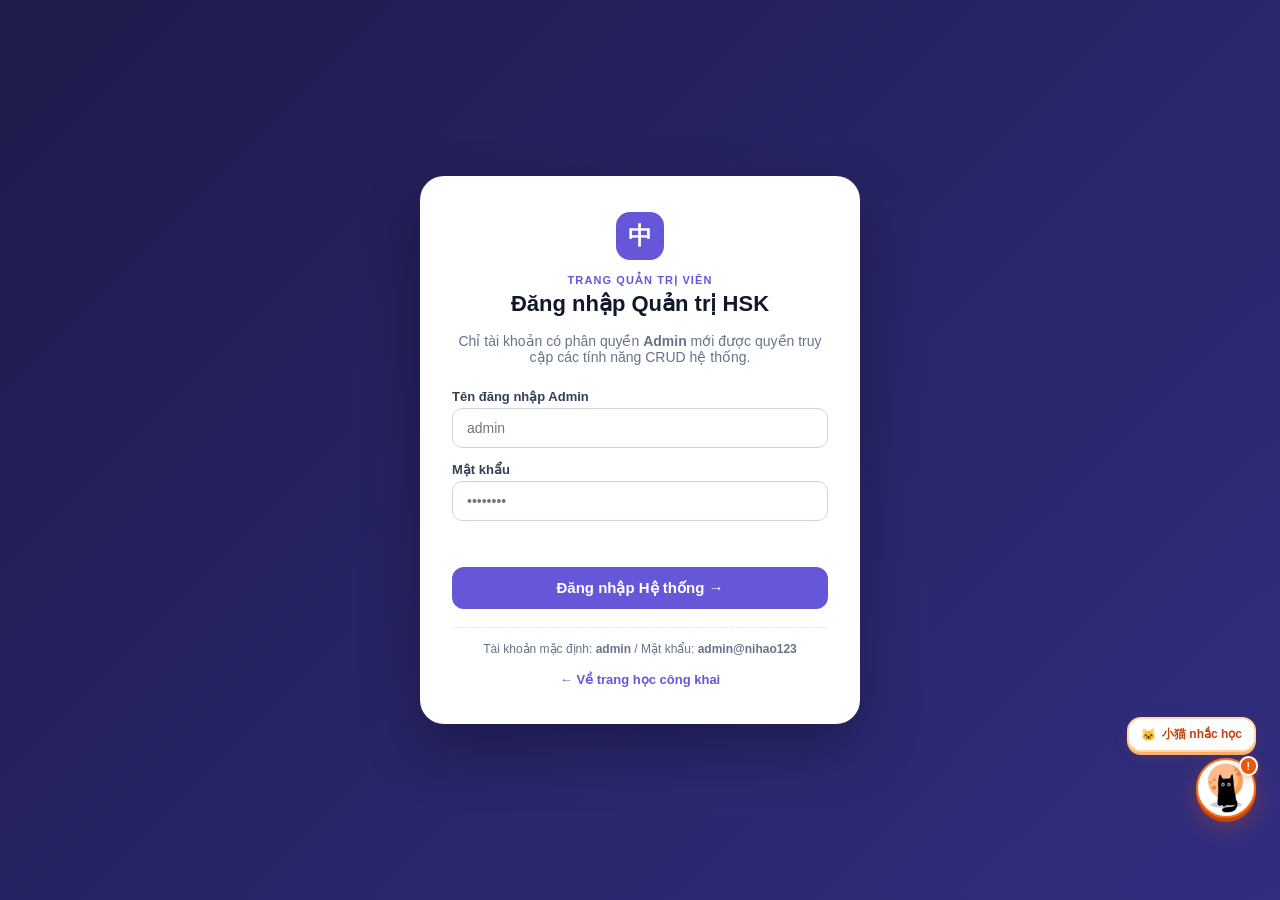
<file: admin.html>
<!DOCTYPE html>
<html lang="vi">
<head>
  <meta charset="utf-8">
  <meta name="viewport" content="width=device-width, initial-scale=1">
  <title>Góc Quản Trị Hệ Thống · 你好 HSK</title>
  <link rel="icon" href="favicon.svg" type="image/svg+xml">
  <link rel="icon" type="image/png" sizes="32x32" href="favicon-32x32.png">
  <link rel="icon" type="image/png" sizes="16x16" href="favicon-16x16.png">
  <link rel="shortcut icon" href="favicon.ico">
  <link rel="apple-touch-icon" sizes="180x180" href="apple-touch-icon.png">
  <link rel="stylesheet" href="admin/admin.css">
  <link rel="stylesheet" href="enhancements.css">
  <link rel="stylesheet" href="hsk-notification.css">
  <script src="auth.js"></script>
  <script src="data-store.js"></script>
  <script src="dictionary.js"></script>
  <script src="chinese-audio.js"></script>
  <script src="hanzi-writer.min.js"></script>
  <script src="hanzi-canvas.js"></script>
  <script src="hsk-notification.js" defer></script>
  <script src="admin/admin.js?v=2.2" defer></script>
</head>
<body>
  <div id="adminApp">
    <div style="min-height: 100vh; display: flex; align-items: center; justify-content: center; font-family: sans-serif; color: #64748b;">
      Đang tải hệ thống quản trị...
    </div>
  </div>
</body>
</html>
</file>
<file: admin/admin.css>
/* ================================================================
   你好 HSK - Admin Portal Stylesheet
   ================================================================ */

:root {
  --admin-p: #6657d9;
  --admin-p-dark: #5042c2;
  --admin-p-light: #f3f1ff;
  --admin-bg: #f8fafc;
  --admin-card: #ffffff;
  --admin-border: #e2e8f0;
  --admin-ink: #0f172a;
  --admin-muted: #64748b;
  --admin-ok: #10b981;
  --admin-bad: #ef4444;
  --admin-warn: #f59e0b;
  --admin-sidebar: #1e1b4b;
}

* { box-sizing: border-box; }
body {
  margin: 0;
  font-family: Inter, -apple-system, BlinkMacSystemFont, 'Segoe UI', Roboto, sans-serif;
  background: var(--admin-bg);
  color: var(--admin-ink);
  min-height: 100vh;
}

/* Layout */
.admin-layout {
  display: flex;
  min-height: 100vh;
}

/* Sidebar */
.admin-sidebar {
  width: 260px;
  background: var(--admin-sidebar);
  color: #fff;
  display: flex;
  flex-direction: column;
  flex-shrink: 0;
  position: sticky;
  top: 0;
  height: 100vh;
}
.sidebar-header {
  padding: 24px 20px 18px;
  border-bottom: 1px solid rgba(255, 255, 255, 0.1);
  display: flex;
  align-items: center;
  gap: 12px;
}
.sidebar-logo {
  background: var(--admin-p);
  color: #fff;
  width: 38px;
  height: 38px;
  border-radius: 10px;
  display: flex;
  align-items: center;
  justify-content: center;
  font-weight: 800;
  font-size: 18px;
}
.sidebar-title {
  font-weight: 800;
  font-size: 17px;
  line-height: 1.2;
}
.sidebar-title small {
  display: block;
  font-size: 10px;
  letter-spacing: 0.1em;
  color: #a5b4fc;
}

.sidebar-nav {
  padding: 16px 10px;
  display: flex;
  flex-direction: column;
  gap: 4px;
  flex: 1;
  overflow-y: auto;
}
.nav-item {
  display: flex;
  align-items: center;
  gap: 12px;
  padding: 11px 14px;
  border-radius: 10px;
  color: #c7d2fe;
  text-decoration: none;
  font-size: 14px;
  font-weight: 600;
  border: 0;
  background: transparent;
  width: 100%;
  text-align: left;
  cursor: pointer;
  transition: all 0.2s;
}
.nav-item:hover {
  background: rgba(255, 255, 255, 0.08);
  color: #fff;
}
.nav-item.active {
  background: var(--admin-p);
  color: #fff;
  box-shadow: 0 4px 14px rgba(102, 87, 217, 0.4);
}

.sidebar-footer {
  padding: 16px 20px;
  border-top: 1px solid rgba(255, 255, 255, 0.1);
}
.user-badge {
  display: flex;
  align-items: center;
  justify-content: space-between;
  font-size: 13px;
}
.user-badge strong {
  display: block;
  color: #fff;
}
.user-badge small {
  color: #a5b4fc;
}
.btn-logout {
  background: rgba(239, 68, 68, 0.2);
  color: #fca5a5;
  border: 1px solid rgba(239, 68, 68, 0.4);
  padding: 5px 10px;
  border-radius: 8px;
  font-size: 12px;
  font-weight: 700;
  cursor: pointer;
}
.btn-logout:hover {
  background: rgba(239, 68, 68, 0.4);
  color: #fff;
}

/* Main Area */
.admin-main {
  flex: 1;
  display: flex;
  flex-direction: column;
  overflow-x: hidden;
}
.admin-topbar {
  background: #fff;
  border-bottom: 1px solid var(--admin-border);
  padding: 16px 28px;
  display: flex;
  justify-content: space-between;
  align-items: center;
}
.page-title h1 {
  margin: 0;
  font-size: 22px;
  font-weight: 800;
}
.page-title p {
  margin: 2px 0 0;
  font-size: 13px;
  color: var(--admin-muted);
}
.topbar-actions {
  display: flex;
  gap: 10px;
}

.admin-content {
  padding: 28px;
  max-width: 1300px;
  width: 100%;
  margin: 0 auto;
}

/* Metrics Cards */
.metrics-grid {
  display: grid;
  grid-template-columns: repeat(auto-fit, minmax(220px, 1fr));
  gap: 16px;
  margin-bottom: 28px;
}
.metric-card {
  background: #fff;
  border: 1px solid var(--admin-border);
  border-radius: 16px;
  padding: 20px;
  box-shadow: 0 2px 8px rgba(0, 0, 0, 0.02);
}
.metric-header {
  display: flex;
  justify-content: space-between;
  color: var(--admin-muted);
  font-size: 13px;
  font-weight: 600;
}
.metric-icon {
  font-size: 20px;
}
.metric-value {
  font-size: 30px;
  font-weight: 800;
  color: var(--admin-ink);
  margin: 10px 0 4px;
}
.metric-sub {
  font-size: 12px;
  color: var(--admin-muted);
}

/* Tables & Cards */
.admin-card {
  background: #fff;
  border: 1px solid var(--admin-border);
  border-radius: 16px;
  padding: 22px;
  margin-bottom: 24px;
  box-shadow: 0 2px 10px rgba(0, 0, 0, 0.02);
}
.card-header {
  display: flex;
  justify-content: space-between;
  align-items: center;
  margin-bottom: 18px;
}
.card-header h3 {
  margin: 0;
  font-size: 17px;
  font-weight: 700;
}

.table-responsive {
  overflow-x: auto;
}
table.admin-table {
  width: 100%;
  border-collapse: collapse;
  text-align: left;
  font-size: 14px;
}
table.admin-table th {
  background: #f8fafc;
  color: var(--admin-muted);
  font-weight: 700;
  font-size: 12px;
  text-transform: uppercase;
  letter-spacing: 0.05em;
  padding: 12px 14px;
  border-bottom: 1px solid var(--admin-border);
}
table.admin-table td {
  padding: 13px 14px;
  border-bottom: 1px solid #f1f5f9;
  vertical-align: middle;
}
table.admin-table tr:hover td {
  background: #fbfcfe;
}

/* Action Buttons */
.btn-primary {
  background: var(--admin-p);
  color: #fff;
  border: 0;
  padding: 9px 16px;
  border-radius: 10px;
  font-weight: 700;
  font-size: 13px;
  cursor: pointer;
  display: inline-flex;
  align-items: center;
  gap: 6px;
  transition: background 0.2s;
}
.btn-primary:hover {
  background: var(--admin-p-dark);
}
.btn-secondary {
  background: #f1f5f9;
  color: var(--admin-ink);
  border: 1px solid var(--admin-border);
  padding: 8px 14px;
  border-radius: 10px;
  font-weight: 600;
  font-size: 13px;
  cursor: pointer;
}
.btn-secondary:hover {
  background: #e2e8f0;
}
.btn-sm {
  padding: 5px 10px;
  font-size: 12px;
  border-radius: 7px;
}
.btn-danger {
  background: #fee2e2;
  color: #dc2626;
  border: 1px solid #fecaca;
  padding: 5px 10px;
  border-radius: 7px;
  font-size: 12px;
  font-weight: 700;
  cursor: pointer;
}
.btn-danger:hover {
  background: #fca5a5;
  color: #991b1b;
}

/* Badges */
.badge {
  display: inline-block;
  padding: 3px 8px;
  border-radius: 999px;
  font-size: 11px;
  font-weight: 700;
}
.badge-admin { background: #fef3c7; color: #b45309; }
.badge-student { background: #dbeafe; color: #1d4ed8; }
.badge-active { background: #dcfce7; color: #15803d; }
.badge-blocked { background: #fee2e2; color: #b91c1c; }
.badge-verified { background: #ecfdf5; color: #047857; border: 1px solid #a7f3d0; }
.badge-unverified { background: #fffbeb; color: #b45309; border: 1px solid #fde68a; }

/* Filter Tabs */
.filter-tabs {
  display: flex;
  gap: 8px;
  margin-bottom: 16px;
}
.filter-tab {
  border: 1px solid var(--admin-border);
  background: #fff;
  padding: 7px 14px;
  border-radius: 9px;
  font-size: 13px;
  font-weight: 600;
  cursor: pointer;
}
.filter-tab.active {
  background: var(--admin-p);
  color: #fff;
  border-color: var(--admin-p);
}

/* Modal Form Styles */
.admin-modal-overlay {
  position: fixed;
  inset: 0;
  z-index: 99999;
  background: rgba(15, 23, 42, 0.7);
  backdrop-filter: blur(4px);
  display: flex;
  align-items: center;
  justify-content: center;
  padding: 20px;
}
.admin-modal {
  background: #fff;
  border-radius: 20px;
  width: min(650px, 100%);
  max-height: 90vh;
  display: flex;
  flex-direction: column;
  overflow: hidden;
  box-shadow: 0 25px 70px rgba(0, 0, 0, 0.25);
}
.admin-modal-header {
  padding: 18px 22px;
  border-bottom: 1px solid var(--admin-border);
  display: flex;
  justify-content: space-between;
  align-items: center;
}
.admin-modal-header h3 {
  margin: 0;
  font-size: 18px;
}
.admin-modal-body {
  padding: 22px;
  overflow-y: auto;
  display: flex;
  flex-direction: column;
  gap: 14px;
}
.admin-modal-footer {
  padding: 16px 22px;
  border-top: 1px solid var(--admin-border);
  display: flex;
  justify-content: flex-end;
  gap: 10px;
}

.form-group {
  display: flex;
  flex-direction: column;
  gap: 5px;
}
.form-group label {
  font-size: 13px;
  font-weight: 600;
  color: #334155;
}
.form-control {
  border: 1.5px solid var(--admin-border);
  border-radius: 10px;
  padding: 9px 12px;
  font-size: 14px;
  font-family: inherit;
  outline: none;
  transition: border-color 0.2s;
}
.form-control:focus {
  border-color: var(--admin-p);
  box-shadow: 0 0 0 3px rgba(102, 87, 217, 0.15);
}

/* User Activity & Progress UI */
.badge-online {
  background: #dcfce7;
  color: #15803d;
  display: inline-flex;
  align-items: center;
  gap: 6px;
  font-weight: 700;
}
.badge-today {
  background: #fef9c3;
  color: #854d0e;
  display: inline-flex;
  align-items: center;
  gap: 6px;
  font-weight: 700;
}
.badge-offline {
  background: #f1f5f9;
  color: #64748b;
  display: inline-flex;
  align-items: center;
  gap: 6px;
  font-weight: 600;
}
.pulse-dot {
  width: 8px;
  height: 8px;
  border-radius: 50%;
  background: #16a34a;
  box-shadow: 0 0 0 0 rgba(22, 163, 74, 0.7);
  animation: pulse-green 1.8s infinite;
}
.dot-today {
  width: 8px;
  height: 8px;
  border-radius: 50%;
  background: #eab308;
}
.dot-offline {
  width: 8px;
  height: 8px;
  border-radius: 50%;
  background: #94a3b8;
}
@keyframes pulse-green {
  0% { transform: scale(0.95); box-shadow: 0 0 0 0 rgba(22, 163, 74, 0.7); }
  70% { transform: scale(1); box-shadow: 0 0 0 6px rgba(22, 163, 74, 0); }
  100% { transform: scale(0.95); box-shadow: 0 0 0 0 rgba(22, 163, 74, 0); }
}

.user-profile-cell {
  display: flex;
  align-items: center;
  gap: 12px;
}
.user-avatar {
  width: 38px;
  height: 38px;
  border-radius: 12px;
  background: linear-gradient(135deg, #6657d9, #8c7cf2);
  color: #fff;
  font-weight: 800;
  font-size: 14px;
  display: flex;
  align-items: center;
  justify-content: center;
  flex-shrink: 0;
  box-shadow: 0 2px 6px rgba(102, 87, 217, 0.25);
}
.user-meta-name {
  font-weight: 700;
  color: #1e293b;
  font-size: 14px;
  display: flex;
  align-items: center;
  gap: 6px;
}
.user-meta-sub {
  font-size: 12px;
  color: #64748b;
  margin-top: 1px;
}

.progress-cell {
  min-width: 140px;
}
.progress-bar-bg {
  height: 7px;
  background: #e2e8f0;
  border-radius: 999px;
  overflow: hidden;
  margin-top: 5px;
}
.progress-bar-fill {
  height: 100%;
  border-radius: 999px;
  transition: width 0.3s ease;
}
.fill-hsk1 { background: #6657d9; }
.fill-hsk2 { background: #10b981; }
.fill-hsk3 { background: #0284c7; }

.checklist-grid {
  display: grid;
  grid-template-columns: repeat(auto-fill, minmax(290px, 1fr));
  gap: 10px;
  max-height: 460px;
  overflow-y: auto;
  padding: 4px;
}
.checklist-item {
  border: 1.5px solid #e2e8f0;
  border-radius: 12px;
  padding: 10px 14px;
  background: #ffffff;
  display: flex;
  align-items: flex-start;
  gap: 10px;
  transition: all 0.15s ease;
}
.checklist-item.completed {
  border-color: #86efac;
  background: #f0fdf4;
}
.checklist-item-icon {
  font-size: 18px;
  line-height: 1.2;
}
.checklist-item-title {
  font-size: 13px;
  font-weight: 700;
  color: #1e293b;
}
.checklist-item-zh {
  font-size: 14px;
  font-weight: 700;
  color: #0f172a;
  margin: 2px 0 1px;
}
.checklist-item-sub {
  font-size: 12px;
  color: #64748b;
}

@media (max-width: 860px) {
  .admin-layout { flex-direction: column; }
  .admin-sidebar { width: 100%; height: auto; position: static; }
  .admin-content { padding: 16px; }
}
</file>
<file: enhancements.css>
/* ================================================================
   你好 HSK - Enhancements & Modern UI Components
   ================================================================ */

/* Global & modal hidden rule */
.hanzi-modal-overlay[hidden],
.hanzi-modal-overlay.hidden,
.srs-modal-overlay[hidden],
.srs-modal-overlay.hidden,
[hidden] {
  display: none !important;
}

/* SRS Review Modal */
.srs-modal-overlay {
  position: fixed;
  inset: 0;
  z-index: 99999;
  background: rgba(18, 20, 36, 0.75);
  backdrop-filter: blur(8px);
  display: flex;
  align-items: center;
  justify-content: center;
  padding: 20px;
  animation: srsFadeIn 0.25s ease-out;
}
.srs-modal-card {
  width: min(560px, 100%);
  background: #ffffff;
  border-radius: 24px;
  box-shadow: 0 25px 70px rgba(0, 0, 0, 0.35);
  display: flex;
  flex-direction: column;
  overflow: hidden;
  max-height: 90vh;
}
.srs-header {
  display: flex;
  justify-content: space-between;
  align-items: flex-start;
  padding: 22px 24px 16px;
  border-bottom: 1px solid #eef0f8;
}
.srs-kicker {
  font-size: 11px;
  font-weight: 800;
  color: #6657d9;
  letter-spacing: 0.08em;
  text-transform: uppercase;
}
.srs-header h2 {
  margin: 4px 0 0;
  font-size: 20px;
  color: #1a1e36;
}
.srs-close {
  background: #f1f3f9;
  border: 0;
  width: 34px;
  height: 34px;
  border-radius: 50%;
  font-size: 16px;
  cursor: pointer;
  color: #626880;
  transition: all 0.2s;
}
.srs-close:hover {
  background: #e2e5f1;
  color: #1a1e36;
}
.srs-progress-bar {
  height: 6px;
  background: #eef0f8;
  width: 100%;
}
.srs-progress-fill {
  height: 100%;
  background: linear-gradient(90deg, #6657d9, #00b4d8);
  width: 0%;
  transition: width 0.3s ease;
}
.srs-body {
  padding: 24px;
  display: flex;
  flex-direction: column;
  align-items: center;
  overflow-y: auto;
}
.srs-card-meta {
  width: 100%;
  display: flex;
  justify-content: space-between;
  font-size: 13px;
  font-weight: 700;
  color: #7b809a;
  margin-bottom: 14px;
}
.srs-level-pill {
  background: #f0edff;
  color: #6657d9;
  padding: 3px 10px;
  border-radius: 999px;
}
.srs-flip-card {
  width: 100%;
  min-height: 250px;
  background: #fbfbfe;
  border: 2px solid #e7e9f8;
  border-radius: 20px;
  padding: 24px;
  cursor: pointer;
  text-align: center;
  display: flex;
  flex-direction: column;
  justify-content: center;
  align-items: center;
  transition: all 0.25s ease;
  user-select: none;
}
.srs-flip-card:hover {
  border-color: #6657d9;
  box-shadow: 0 10px 30px rgba(102, 87, 217, 0.1);
}
.srs-hanzi {
  font-size: 64px;
  font-family: STKaiti, KaiTi, 'KaiTi SC', serif;
  color: #1a1e36;
  line-height: 1.1;
  margin-bottom: 12px;
}
.srs-hint {
  color: #8b90a6;
  font-size: 13px;
  margin-top: 10px;
}
.srs-pinyin {
  font-size: 24px;
  font-weight: 700;
  color: #6657d9;
  margin: 6px 0;
}
.srs-hv {
  font-size: 14px;
  color: #b5830e;
  font-weight: 600;
}
.srs-meaning {
  font-size: 18px;
  color: #2b304c;
  margin-top: 6px;
  font-weight: 600;
}
.srs-audio-slot {
  margin-top: 14px;
}
.srs-actions {
  display: grid;
  grid-template-columns: repeat(3, 1fr);
  gap: 10px;
  width: 100%;
  margin-top: 20px;
}
.srs-btn {
  border: 0;
  border-radius: 14px;
  padding: 12px 10px;
  font-weight: 700;
  font-size: 15px;
  cursor: pointer;
  transition: transform 0.15s, box-shadow 0.15s;
  text-align: center;
}
.srs-btn:hover {
  transform: translateY(-2px);
}
.srs-btn small {
  display: block;
  font-size: 11px;
  font-weight: 500;
  margin-top: 4px;
  opacity: 0.85;
}
.srs-bad {
  background: #ffe6e8;
  color: #bd2739;
}
.srs-medium {
  background: #fff4d5;
  color: #946900;
}
.srs-good {
  background: #ddfaed;
  color: #0d835f;
}
.srs-complete {
  text-align: center;
  padding: 20px 10px;
}
.srs-trophy {
  font-size: 64px;
  margin-bottom: 12px;
}
.srs-complete h3 {
  font-size: 22px;
  color: #1a1e36;
  margin: 0 0 10px;
}
.srs-complete p {
  color: #626880;
  margin: 6px 0;
}

/* Hanzi Canvas Pad Modal */
.hanzi-modal-overlay {
  position: fixed;
  inset: 0;
  z-index: 99999;
  background: rgba(18, 20, 36, 0.75);
  backdrop-filter: blur(8px);
  display: flex;
  align-items: center;
  justify-content: center;
  padding: 16px;
  animation: srsFadeIn 0.2s ease-out;
}
.hanzi-modal-card {
  width: min(440px, 100%);
  background: #fff;
  border-radius: 24px;
  box-shadow: 0 25px 60px rgba(0,0,0,0.3);
  padding: 24px;
  text-align: center;
}
.hanzi-grid-box {
  width: 260px;
  height: 260px;
  margin: 12px auto 10px;
  position: relative;
  border: 3px solid #6657d9;
  border-radius: 14px;
  background: #ffffff;
  overflow: hidden;
  box-shadow: 0 4px 16px rgba(102, 87, 217, 0.12);
  /* Rice grid background */
  background-image:
    linear-gradient(to right, rgba(220, 220, 235, 0.7) 1px, transparent 1px),
    linear-gradient(to bottom, rgba(220, 220, 235, 0.7) 1px, transparent 1px),
    linear-gradient(45deg, transparent 49.5%, rgba(230, 230, 245, 0.9) 50%, transparent 50.5%),
    linear-gradient(-45deg, transparent 49.5%, rgba(230, 230, 245, 0.9) 50%, transparent 50.5%);
  background-size: 100% 100%;
}
.hanzi-canvas {
  position: absolute;
  top: 0;
  left: 0;
  width: 100%;
  height: 100%;
  cursor: crosshair;
  touch-action: none;
  z-index: 6;
}
.hanzi-writer-layer {
  position: absolute;
  inset: 0;
  width: 260px;
  height: 260px;
  pointer-events: none;
  z-index: 2;
}
.hanzi-writer-layer svg {
  width: 100% !important;
  height: 100% !important;
}
.hanzi-guide {
  position: absolute;
  inset: 0;
  display: flex;
  align-items: center;
  justify-content: center;
  font-size: 175px;
  font-family: STKaiti, KaiTi, 'KaiTi SC', SimKai, serif;
  font-weight: 700;
  color: #4f46e5;
  opacity: 0.50; /* Đậm nét rõ ràng - chuẩn hướng dẫn tập viết */
  pointer-events: none;
  line-height: 1;
  user-select: none;
  overflow: hidden;
  text-align: center;
  z-index: 1;
  transition: opacity 0.2s ease;
}
.hanzi-stroke-badges {
  position: absolute;
  inset: 0;
  pointer-events: none;
  z-index: 4;
}
.stroke-guide-marker {
  position: absolute;
  transform: translate(-50%, -50%);
  display: inline-flex;
  align-items: center;
  justify-content: center;
  gap: 2.5px;
  background: #ef4444;
  color: #ffffff;
  padding: 1.5px 5.5px;
  border-radius: 999px;
  border: 1.5px solid #ffffff;
  box-shadow: 0 2px 6px rgba(0, 0, 0, 0.35);
  font-size: 10.5px;
  font-weight: 800;
  line-height: 1;
  user-select: none;
  pointer-events: none;
  animation: strokeBadgePop 0.22s ease-out;
  z-index: 5;
}
.stroke-num-badge {
  font-size: 11px;
  font-weight: 900;
  font-family: -apple-system, BlinkMacSystemFont, 'Segoe UI', Roboto, sans-serif;
  color: #ffffff;
  letter-spacing: -0.2px;
}
.stroke-arrow-wrap {
  display: inline-flex;
  align-items: center;
  justify-content: center;
  width: 11px;
  height: 11px;
}
@keyframes strokeBadgePop {
  0% { transform: translate(-50%, -50%) scale(0.3); opacity: 0; }
  100% { transform: translate(-50%, -50%) scale(1); opacity: 1; }
}
.hanzi-char-chip {
  background: #f1f5f9;
  color: #475569;
  border: 1.5px solid #cbd5e1;
  border-radius: 9px;
  padding: 5px 12px;
  font-size: 13.5px;
  font-weight: 700;
  cursor: pointer;
  transition: all 0.15s ease;
}
.hanzi-char-chip:hover {
  border-color: #6657d9;
  color: #6657d9;
}
.hanzi-char-chip.active {
  background: #6657d9;
  color: #ffffff;
  border-color: #6657d9;
  box-shadow: 0 2px 6px rgba(102, 87, 217, 0.3);
}
.hanzi-toolbar {
  display: flex;
  gap: 10px;
  justify-content: center;
  margin-top: 14px;
}
.hanzi-btn {
  border: 1px solid #d9d5ff;
  background: #f5f3ff;
  color: #6657d9;
  border-radius: 10px;
  padding: 8px 14px;
  font-weight: 700;
  cursor: pointer;
}
.hanzi-btn:hover {
  background: #ece8ff;
}

/* Quick review banner on Home */
.home-review-cta {
  background: linear-gradient(135deg, #f7f5ff 0%, #edf8fc 100%);
  border: 1.5px solid #dcd4ff;
  border-radius: 18px;
  padding: 18px 22px;
  margin: 20px 0 28px;
  display: flex;
  align-items: center;
  justify-content: space-between;
  gap: 16px;
  box-shadow: 0 4px 18px rgba(102, 87, 217, 0.08);
}
.home-review-left {
  display: flex;
  align-items: center;
  gap: 14px;
}
.home-review-icon {
  font-size: 32px;
  background: #fff;
  width: 52px;
  height: 52px;
  border-radius: 16px;
  display: flex;
  align-items: center;
  justify-content: center;
  box-shadow: 0 4px 12px rgba(102, 87, 217, 0.12);
}
.home-review-btn {
  background: #6657d9;
  color: #fff;
  border: 0;
  padding: 12px 20px;
  border-radius: 12px;
  font-weight: 700;
  font-size: 15px;
  cursor: pointer;
  white-space: nowrap;
  box-shadow: 0 4px 14px rgba(102, 87, 217, 0.35);
  transition: all 0.2s;
}
.home-review-btn:hover {
  background: #5344c9;
  transform: translateY(-1px);
}

@keyframes srsFadeIn {
  from { opacity: 0; transform: scale(0.97); }
  to { opacity: 1; transform: scale(1); }
}

/* ================================================================
   CLEAN & COMPACT MODERN HEADER SYSTEM
   ================================================================ */
.header-action-cluster {
  display: flex;
  align-items: center;
  gap: 8px;
  flex-shrink: 0;
}

/* Search Pill */
.header-search-pill,
.spotlight-header-btn {
  display: inline-flex;
  align-items: center;
  gap: 8px;
  background: #f8fafc;
  border: 1.5px solid #e2e8f0;
  border-radius: 10px;
  padding: 6px 12px;
  font-size: 13px;
  font-weight: 600;
  color: #64748b;
  cursor: pointer;
  transition: all 0.15s ease;
  user-select: none;
}
.header-search-pill:hover,
.spotlight-header-btn:hover {
  background: #ffffff;
  border-color: #cbd5e1;
  color: #1e1b4b;
  box-shadow: 0 2px 6px rgba(0,0,0,0.04);
}
.header-search-pill .search-kbd,
.spotlight-header-btn .search-kbd,
.header-search-pill .spotlight-shortcut-badge,
.spotlight-header-btn .spotlight-shortcut-badge {
  font-size: 10px;
  font-weight: 800;
  color: #94a3b8;
  background: #ffffff;
  border: 1px solid #cbd5e1;
  border-radius: 4px;
  padding: 2px 5px;
}

/* Ghost Circle Icon Buttons (Sound, Theme) */
.header-circle-btn {
  width: 34px;
  height: 34px;
  border-radius: 50%;
  border: 1.5px solid #e2e8f0;
  background: #ffffff;
  color: #475569;
  display: inline-flex;
  align-items: center;
  justify-content: center;
  font-size: 14.5px;
  cursor: pointer;
  transition: all 0.15s cubic-bezier(0.16, 1, 0.3, 1);
  flex-shrink: 0;
  padding: 0;
}
.header-circle-btn:hover {
  background: #f8fafc;
  border-color: #cbd5e1;
  transform: scale(1.06);
  box-shadow: 0 2px 6px rgba(0,0,0,0.04);
}

/* User Menu & Dropdown */
.user-menu-wrap {
  position: relative;
  display: inline-block;
}
.user-menu-trigger {
  display: inline-flex;
  align-items: center;
  gap: 8px;
  background: #ffffff;
  border: 1.5px solid #e2e8f0;
  border-radius: 999px;
  padding: 3px 12px 3px 4px;
  cursor: pointer;
  font-size: 13px;
  font-weight: 700;
  color: #1e1b4b;
  transition: all 0.15s ease;
}
.user-menu-trigger:hover,
.user-menu-wrap.active .user-menu-trigger {
  border-color: #cbd5e1;
  background: #f8fafc;
  box-shadow: 0 2px 6px rgba(0,0,0,0.04);
}
.user-avatar-circle {
  width: 26px;
  height: 26px;
  border-radius: 50%;
  background: linear-gradient(135deg, #6657d9, #4f46e5);
  color: #ffffff;
  font-weight: 800;
  font-size: 12px;
  display: inline-flex;
  align-items: center;
  justify-content: center;
}
.user-chevron {
  font-size: 10px;
  color: #94a3b8;
  transition: transform 0.15s ease;
}
.user-menu-wrap.active .user-chevron {
  transform: rotate(180deg);
}

.user-menu-dropdown {
  position: absolute;
  top: calc(100% + 10px);
  right: 0;
  z-index: 99999;
  width: 260px;
  background: #ffffff;
  border: 1.5px solid #e2e8f0;
  border-radius: 18px;
  box-shadow: 0 20px 50px rgba(15, 23, 42, 0.16), 0 0 0 1px rgba(0,0,0,0.03);
  padding: 10px;
  display: flex;
  flex-direction: column;
  gap: 2px;
  animation: dropdownFadeIn 0.18s cubic-bezier(0.16, 1, 0.3, 1);
}
.user-menu-dropdown.hidden,
.user-menu-dropdown[hidden] {
  display: none !important;
}

.user-dropdown-header {
  display: flex;
  align-items: center;
  gap: 10px;
  padding: 6px 8px 10px;
}
.user-dropdown-avatar {
  width: 36px;
  height: 36px;
  border-radius: 50%;
  background: #ede9fe;
  color: #6657d9;
  font-weight: 800;
  font-size: 15px;
  display: flex;
  align-items: center;
  justify-content: center;
}
.user-dropdown-info {
  display: flex;
  flex-direction: column;
}
.user-dropdown-name {
  font-size: 13.5px;
  font-weight: 800;
  color: #1e1b4b;
}
.user-dropdown-role {
  font-size: 11px;
  font-weight: 700;
  color: #64748b;
}
.user-dropdown-role.admin {
  color: #dc2626;
}

.user-dropdown-rank {
  display: flex;
  align-items: center;
  gap: 10px;
  background: #f8fafc;
  border: 1px solid #e2e8f0;
  border-radius: 12px;
  padding: 8px 12px;
  margin: 4px 0 6px;
  cursor: pointer;
  transition: all 0.15s ease;
}
.user-dropdown-rank:hover {
  background: #f1f5f9;
  border-color: #cbd5e1;
}

.user-dropdown-divider {
  height: 1px;
  background: #f1f5f9;
  margin: 4px 0;
}

.user-dropdown-item {
  display: flex;
  align-items: center;
  gap: 10px;
  padding: 8px 10px;
  border-radius: 10px;
  font-size: 13px;
  font-weight: 600;
  color: #334155;
  text-decoration: none;
  cursor: pointer;
  border: 0;
  background: transparent;
  width: 100%;
  text-align: left;
  transition: all 0.12s ease;
}
.user-dropdown-item:hover {
  background: #f1f5f9;
  color: #1e1b4b;
}
.user-dropdown-item.admin {
  color: #4f46e5;
  font-weight: 700;
}
.user-dropdown-item.logout {
  color: #e11d48;
}
.user-dropdown-item.logout:hover {
  background: #fff1f2;
  color: #be123c;
}

/* Login Header Button */
.btn-login-header {
  background: #6657d9;
  color: #ffffff;
  border: 0;
  border-radius: 10px;
  padding: 7px 16px;
  font-size: 13px;
  font-weight: 700;
  cursor: pointer;
  display: inline-flex;
  align-items: center;
  gap: 6px;
  box-shadow: 0 2px 6px rgba(102,87,217,0.25);
  transition: all 0.15s ease;
}
.btn-login-header:hover {
  background: #5544d4;
  transform: translateY(-1px);
}

/* Nav Dropdown for Practice Tools */
.nav-dropdown {
  position: relative;
  display: inline-block;
}
.nav-dropdown-btn {
  border: 0;
  background: transparent;
  font-weight: 600;
  color: #726c83;
  padding: 11px 16px;
  border-radius: 9px;
  cursor: pointer;
  font-size: 14px;
  display: inline-flex;
  align-items: center;
  gap: 4px;
  transition: all 0.15s ease;
}
.nav-dropdown-btn:hover,
.nav-dropdown.active .nav-dropdown-btn {
  background: #f5f3fb;
  color: #6657d9;
}
.nav-dropdown-menu {
  position: absolute;
  top: calc(100% + 4px);
  left: 0;
  z-index: 99998;
  width: 240px;
  background: #ffffff;
  border: 1.5px solid #e2e8f0;
  border-radius: 16px;
  box-shadow: 0 16px 40px rgba(15, 23, 42, 0.14);
  padding: 8px;
  display: none;
  flex-direction: column;
  gap: 2px;
  animation: dropdownFadeIn 0.15s ease-out;
}
.nav-dropdown:hover .nav-dropdown-menu,
.nav-dropdown.open .nav-dropdown-menu {
  display: flex;
}
.nav-dropdown-menu a {
  display: flex !important;
  align-items: center;
  gap: 10px;
  padding: 8px 12px !important;
  border-radius: 10px;
  font-size: 13px !important;
  font-weight: 600 !important;
  color: #334155 !important;
  background: transparent !important;
  transition: all 0.12s ease;
}
.nav-dropdown-menu a:hover {
  background: #f8fafc !important;
  color: #6657d9 !important;
  transform: translateX(3px);
}

@media (max-width: 950px) {
  .header-search-pill .spotlight-btn-text,
  .header-search-pill .search-kbd,
  .header-search-pill .spotlight-shortcut-badge {
    display: none !important;
  }
  .header-search-pill {
    padding: 6px 9px !important;
  }
  .user-display-name {
    display: none !important;
  }
  .site-nav a {
    padding: 7px 9px !important;
    font-size: 13px !important;
  }
}

@media (max-width: 680px) {
  .top {
    flex-wrap: wrap !important;
    gap: 10px !important;
    padding: 10px 14px !important;
    min-height: auto !important;
  }
  .header-action-cluster {
    margin-left: auto;
    gap: 6px !important;
  }
  .site-nav {
    order: 3;
    width: 100%;
    overflow-x: auto;
    padding: 4px 0;
    gap: 2px !important;
    margin: 0 !important;
  }
}
</file>
<file: hsk-notification.css>
/**
 * NiHao HSK - Little Cat Mascot (小猫) & Chinese Culture Notification System
 * Phong cách thiết kế Á Đông ấm áp kết hợp biểu tượng chú mèo Tiểu Miêu (小猫):
 * - Linh vật: Chú mèo đen Tiểu Miêu (小猫 🐱) mắt hổ phách thông minh, nũng nịu nhắc học
 * - Biểu tượng: Chú mèo ngắm trăng tròn (cat-moon) & Chú mèo con đáng yêu (cat-cute)
 * - Tông màu: Vàng hổ phách (#f59e0b), Cam vầng trăng (#ea580c), Đỏ son (#e11d48), Đen tuyền (#0f172a)
 * - Nút bấm 3D nổi khối sang trọng, bóng đổ đậm chất Á Đông cao cấp
 */

/* ================================================================
   1. PROMPT BANNER / GỢI Ý BẬT THÔNG BÁO TỰ ĐỘNG KHI VÀO WEB
   ================================================================ */
.panda-prompt-banner,
.cat-prompt-banner {
  position: fixed;
  bottom: 24px;
  left: 50%;
  transform: translateX(-50%) translateY(140px);
  z-index: 10001;
  background: #ffffff;
  border: 2.5px solid #fed7aa; /* Viền cam hổ phách ấm áp */
  border-radius: 24px;
  padding: 16px 20px;
  max-width: 520px;
  width: calc(100% - 32px);
  box-shadow: 0 16px 36px rgba(234, 88, 12, 0.16), 0 4px 0 #fdba74;
  display: flex;
  align-items: center;
  gap: 16px;
  box-sizing: border-box;
  opacity: 0;
  pointer-events: none;
  transition: transform 0.45s cubic-bezier(0.34, 1.56, 0.64, 1), opacity 0.3s ease;
}

.panda-prompt-banner.show,
.cat-prompt-banner.show {
  transform: translateX(-50%) translateY(0);
  opacity: 1;
  pointer-events: auto;
}

.panda-prompt-avatar,
.cat-prompt-avatar {
  width: 68px;
  height: 68px;
  flex-shrink: 0;
  background: radial-gradient(circle, #fff7ed 60%, #ffedd5 100%);
  border: 2px solid #fed7aa;
  border-radius: 18px;
  display: flex;
  align-items: center;
  justify-content: center;
  padding: 4px;
  box-sizing: border-box;
  filter: drop-shadow(0 4px 10px rgba(0, 0, 0, 0.1));
}

.cat-prompt-avatar-img {
  width: 100%;
  height: 100%;
  object-fit: contain;
  animation: catWiggle 3.2s infinite ease-in-out;
}

@keyframes catWiggle {
  0%, 100% { transform: translateY(0) rotate(0deg); }
  25% { transform: translateY(-3px) rotate(-4deg); }
  75% { transform: translateY(-1px) rotate(4deg); }
}

.panda-prompt-content {
  flex: 1;
  min-width: 0;
}

.panda-prompt-title {
  margin: 0 0 4px;
  font-size: 15.5px;
  font-weight: 800;
  color: #1e293b;
  display: flex;
  align-items: center;
  gap: 6px;
}

.panda-prompt-desc {
  margin: 0;
  font-size: 13px;
  line-height: 1.45;
  color: #64748b;
}

.panda-prompt-actions {
  display: flex;
  gap: 8px;
  margin-top: 10px;
}

.panda-btn-allow,
.cat-btn-allow {
  background: linear-gradient(135deg, #ea580c, #c2410c);
  color: #ffffff;
  border: none;
  padding: 8px 16px;
  border-radius: 12px;
  font-size: 13px;
  font-weight: 800;
  cursor: pointer;
  box-shadow: 0 3px 0 #9a3412;
  display: inline-flex;
  align-items: center;
  gap: 6px;
  transition: all 0.15s ease;
}

.panda-btn-allow:hover,
.cat-btn-allow:hover {
  filter: brightness(1.08);
}

.panda-btn-allow:active,
.cat-btn-allow:active {
  transform: translateY(3px);
  box-shadow: 0 0 0 #9a3412;
}

.panda-btn-dismiss {
  background: #f8fafc;
  border: 1.5px solid #e2e8f0;
  color: #64748b;
  padding: 8px 14px;
  border-radius: 12px;
  font-size: 13px;
  font-weight: 700;
  cursor: pointer;
  box-shadow: 0 2px 0 #cbd5e1;
  transition: all 0.15s ease;
}

.panda-btn-dismiss:hover {
  background: #f1f5f9;
  color: #334155;
}

.panda-btn-dismiss:active {
  transform: translateY(2px);
  box-shadow: 0 0 0 #cbd5e1;
}

/* ================================================================
   2. POPUP MODAL DIALOG - TIỂU MIÊU (小猫)
   ================================================================ */
.panda-popup-overlay,
.cat-popup-overlay {
  position: fixed;
  inset: 0;
  background: rgba(15, 23, 42, 0.65);
  backdrop-filter: blur(6px);
  -webkit-backdrop-filter: blur(6px);
  z-index: 10002;
  display: flex;
  align-items: center;
  justify-content: center;
  padding: 16px;
  opacity: 0;
  pointer-events: none;
  transition: opacity 0.28s cubic-bezier(0.16, 1, 0.3, 1);
}

.panda-popup-overlay.active,
.cat-popup-overlay.active {
  opacity: 1;
  pointer-events: auto;
}

.panda-card,
.cat-card {
  position: relative;
  background: #ffffff;
  background-image: radial-gradient(#fff7ed 1.2px, transparent 1.2px);
  background-size: 18px 18px;
  width: 100%;
  max-width: 450px;
  border: 2.5px solid #fed7aa;
  border-radius: 28px;
  padding: 28px 24px 22px;
  box-shadow: 0 20px 50px rgba(234, 88, 12, 0.2), 0 5px 0 #f97316;
  text-align: center;
  transform: translateY(30px) scale(0.92);
  transition: transform 0.35s cubic-bezier(0.34, 1.56, 0.64, 1);
  box-sizing: border-box;
}

.panda-popup-overlay.active .panda-card,
.cat-popup-overlay.active .cat-card {
  transform: translateY(0) scale(1);
}

/* Nút đóng góc phải */
.panda-close-btn {
  position: absolute;
  top: 14px;
  right: 14px;
  width: 34px;
  height: 34px;
  border-radius: 50%;
  border: 2px solid #fed7aa;
  background: #fff7ed;
  color: #ea580c;
  font-size: 15px;
  font-weight: 800;
  cursor: pointer;
  display: flex;
  align-items: center;
  justify-content: center;
  transition: all 0.15s ease;
}

.panda-close-btn:hover {
  background: #ea580c;
  border-color: #c2410c;
  color: #ffffff;
  transform: scale(1.08);
}

/* Khung linh vật Tiểu Miêu */
.panda-mascot-wrapper,
.cat-mascot-wrapper {
  position: relative;
  width: 145px;
  height: 145px;
  margin: -14px auto 12px;
  display: flex;
  align-items: center;
  justify-content: center;
}

.cat-mascot-img {
  width: 100%;
  height: 100%;
  object-fit: contain;
  filter: drop-shadow(0 10px 18px rgba(0, 0, 0, 0.16));
  animation: catFloat 3.2s infinite ease-in-out;
  cursor: pointer;
  transition: transform 0.25s ease;
}

.cat-mascot-img:hover {
  transform: scale(1.06);
}

.cat-mascot-img.moon-mode {
  filter: drop-shadow(0 12px 24px rgba(234, 88, 12, 0.3));
}

@keyframes catFloat {
  0%, 100% { transform: translateY(0); }
  50% { transform: translateY(-8px); }
}

/* Ấn triện đỏ vuông góc dưới linh vật */
.panda-seal-badge,
.cat-seal-badge {
  position: absolute;
  bottom: 0;
  right: 6px;
  background: #be123c;
  color: #fef08a;
  border: 2px solid #fed7aa;
  box-shadow: 0 3px 0 #881337;
  border-radius: 8px;
  padding: 3px 8px;
  font-size: 12px;
  font-weight: 900;
  font-family: STKaiti, KaiTi, 'KaiTi SC', serif;
  letter-spacing: 1px;
  animation: catBadgePop 0.4s cubic-bezier(0.34, 1.56, 0.64, 1);
}

@keyframes catBadgePop {
  0% { transform: scale(0); }
  100% { transform: scale(1); }
}

/* Bong bóng thoại phong cách Thư pháp Á Đông */
.panda-bubble,
.cat-bubble {
  position: relative;
  background: #fffaf5;
  border: 2px solid #fed7aa;
  border-radius: 20px;
  padding: 16px 18px;
  margin-bottom: 20px;
  text-align: left;
  box-shadow: 0 4px 12px rgba(234, 88, 12, 0.05);
}

.panda-bubble::after,
.panda-bubble::before,
.cat-bubble::after,
.cat-bubble::before {
  content: '';
  position: absolute;
  top: -12px;
  left: 50%;
  transform: translateX(-50%);
  border-width: 0 10px 12px 10px;
  border-style: solid;
  border-color: transparent transparent #fffaf5 transparent;
  display: block;
  width: 0;
}

.panda-bubble::before,
.cat-bubble::before {
  top: -15px;
  border-color: transparent transparent #fed7aa transparent;
}

.panda-title {
  margin: 0 0 6px;
  font-size: 18.5px;
  font-weight: 900;
  color: #1e293b;
  letter-spacing: -0.3px;
  display: flex;
  align-items: center;
  gap: 8px;
}

.panda-message {
  margin: 0;
  font-size: 14.5px;
  line-height: 1.55;
  color: #475569;
  font-weight: 500;
}

/* Thanh hiển thị Chuỗi ngày & Điểm XP */
.panda-stats-row {
  display: flex;
  justify-content: center;
  gap: 12px;
  margin-bottom: 18px;
}

.panda-stat-pill {
  background: #ffffff;
  border: 2px solid #e2e8f0;
  border-radius: 14px;
  padding: 8px 14px;
  display: flex;
  align-items: center;
  gap: 6px;
  font-size: 13.5px;
  font-weight: 800;
  color: #334155;
  box-shadow: 0 3px 0 #e2e8f0;
}

.panda-stat-pill.streak {
  border-color: #fed7aa;
  color: #c2410c;
  background: #fff7ed;
  box-shadow: 0 3px 0 #fed7aa;
}

.panda-stat-pill.xp {
  border-color: #fde68a;
  color: #b45309;
  background: #fefce8;
  box-shadow: 0 3px 0 #fde68a;
}

/* Nút bấm 3D nổi khối phong cách NiHao HSK */
.panda-actions {
  display: flex;
  flex-direction: column;
  gap: 10px;
}

.panda-btn {
  width: 100%;
  padding: 13px 20px;
  border-radius: 16px;
  font-size: 15px;
  font-weight: 800;
  letter-spacing: 0.6px;
  cursor: pointer;
  border: none;
  outline: none;
  box-sizing: border-box;
  display: flex;
  align-items: center;
  justify-content: center;
  gap: 8px;
  transition: transform 0.1s ease, box-shadow 0.1s ease, filter 0.1s ease;
  user-select: none;
}

/* Nút chính sắc Cam Vầng Trăng & Đỏ Hán Tự */
.panda-btn-primary,
.cat-btn-primary {
  background: linear-gradient(135deg, #ea580c, #c2410c);
  color: #ffffff;
  box-shadow: 0 4px 0 #9a3412;
}

.panda-btn-primary:hover,
.cat-btn-primary:hover {
  filter: brightness(1.08);
}

.panda-btn-primary:active,
.cat-btn-primary:active {
  transform: translateY(4px);
  box-shadow: 0 0 0 #9a3412;
}

/* Nút màu Cam Lửa Chuỗi ngày */
.panda-btn-orange {
  background: linear-gradient(135deg, #f97316, #ea580c);
  color: #ffffff;
  box-shadow: 0 4px 0 #c2410c;
}

.panda-btn-orange:hover {
  filter: brightness(1.06);
}

.panda-btn-orange:active {
  transform: translateY(4px);
  box-shadow: 0 0 0 #c2410c;
}

/* Nút phụ Viền Thư Pháp */
.panda-btn-secondary {
  background: #ffffff;
  color: #64748b;
  border: 2px solid #cbd5e1;
  box-shadow: 0 4px 0 #cbd5e1;
}

.panda-btn-secondary:hover {
  background: #f8fafc;
  color: #334155;
}

.panda-btn-secondary:active {
  transform: translateY(4px);
  box-shadow: 0 0 0 #cbd5e1;
}

/* ================================================================
   3. TOAST THÔNG BÁO GÓC MÀN HÌNH (TIỂU MIÊU)
   ================================================================ */
.panda-toast,
.cat-toast {
  position: fixed;
  bottom: 24px;
  right: 24px;
  z-index: 9999;
  background: #ffffff;
  border: 2.5px solid #f97316;
  border-radius: 22px;
  padding: 14px 18px;
  box-shadow: 0 14px 35px rgba(234, 88, 12, 0.2), 0 4px 0 #ea580c;
  display: flex;
  align-items: center;
  gap: 14px;
  max-width: 400px;
  transform: translateX(120%);
  transition: transform 0.4s cubic-bezier(0.34, 1.56, 0.64, 1);
  box-sizing: border-box;
}

.panda-toast.show,
.cat-toast.show {
  transform: translateX(0);
}

.panda-toast-mascot,
.cat-toast-mascot {
  width: 54px;
  height: 54px;
  flex-shrink: 0;
  display: flex;
  align-items: center;
  justify-content: center;
}

.cat-toast-img {
  width: 100%;
  height: 100%;
  object-fit: contain;
  filter: drop-shadow(0 4px 8px rgba(0, 0, 0, 0.12));
}

.panda-toast-content {
  flex: 1;
  text-align: left;
}

.panda-toast-title {
  margin: 0 0 3px;
  font-size: 14.5px;
  font-weight: 800;
  color: #1e293b;
}

.panda-toast-body {
  margin: 0;
  font-size: 12.5px;
  color: #475569;
  line-height: 1.4;
}

.panda-toast-close {
  background: none;
  border: none;
  color: #94a3b8;
  font-size: 16px;
  font-weight: 700;
  cursor: pointer;
  padding: 4px;
  border-radius: 6px;
}

.panda-toast-close:hover {
  color: #ea580c;
  background: #ffedd5;
}

/* ================================================================
   4. NÚT TRÒN LINH VẬT TIỂU MIÊU GÓC PHẢI DƯỚI (FLOATING WIDGET)
   ================================================================ */
/* Khi dock nghe thụ động mở, ẩn widget mèo nổi để không che giao diện nghe */
/* Nâng nhẹ widget linh vật nổi khi thanh TTS Audio đang phát ở góc dưới */
body:has(.hsk-audio-status:not([hidden])) .panda-floating-widget,
body:has(.hsk-audio-status:not([hidden])) .cat-floating-widget {
  bottom: calc(128px + env(safe-area-inset-bottom, 0px));
}

body.immersion-card-open .panda-floating-widget,
body.immersion-card-open .cat-floating-widget {
  opacity: 0 !important;
  pointer-events: none !important;
  transform: translateY(12px) scale(0.85);
}

.panda-floating-widget,
.cat-floating-widget {
  position: fixed;
  bottom: 82px;
  right: 24px;
  z-index: 9980;
  display: flex;
  flex-direction: column;
  align-items: flex-end;
  gap: 6px;
  pointer-events: none;
  transition: bottom 0.25s ease, right 0.25s ease, opacity 0.2s ease, transform 0.2s ease;
}

.panda-floating-btn,
.cat-floating-btn {
  pointer-events: auto;
  width: 60px;
  height: 60px;
  border-radius: 50%;
  background: #ffffff;
  border: 2.5px solid #f97316;
  box-shadow: 0 8px 25px rgba(234, 88, 12, 0.32), 0 4px 0 #c2410c;
  cursor: pointer;
  display: flex;
  align-items: center;
  justify-content: center;
  padding: 3px;
  box-sizing: border-box;
  transition: transform 0.2s cubic-bezier(0.34, 1.56, 0.64, 1);
  position: relative;
}

.panda-floating-btn:hover,
.cat-floating-btn:hover {
  transform: scale(1.14) rotate(-5deg);
}

.panda-floating-btn:active,
.cat-floating-btn:active {
  transform: translateY(3px) scale(1.05);
  box-shadow: 0 1px 0 #c2410c;
}

.cat-floating-icon {
  width: 100%;
  height: 100%;
  object-fit: cover;
  border-radius: 50%;
}

.panda-floating-badge {
  position: absolute;
  top: -4px;
  right: -4px;
  background: #ea580c;
  color: #ffffff;
  font-size: 10.5px;
  font-weight: 900;
  border-radius: 999px;
  padding: 2px 6px;
  border: 2px solid #ffffff;
  box-shadow: 0 2px 6px rgba(234, 88, 12, 0.4);
  animation: catPulse 1.8s infinite;
}

@keyframes catPulse {
  0%, 100% { transform: scale(1); }
  50% { transform: scale(1.15); }
}

.panda-floating-hint,
.cat-floating-hint {
  pointer-events: auto;
  background: #ffffff;
  border: 2px solid #fed7aa;
  box-shadow: 0 4px 14px rgba(234, 88, 12, 0.14), 0 3px 0 #fdba74;
  border-radius: 14px;
  padding: 7px 12px;
  font-size: 12px;
  font-weight: 800;
  color: #c2410c;
  display: flex;
  align-items: center;
  gap: 6px;
  cursor: pointer;
  white-space: nowrap;
}

/* ================================================================
   5. BỘ CHỌN & LƯU GIỜ NHẮC HỌC (CONTROL CARD)
   ================================================================ */
.cat-time-preset-row {
  display: flex;
  gap: 6px;
  flex-wrap: wrap;
}

.cat-time-preset-btn {
  background: #ffffff;
  border: 1.5px solid #fed7aa;
  border-radius: 10px;
  padding: 5px 10px;
  font-size: 12px;
  font-weight: 700;
  color: #c2410c;
  cursor: pointer;
  transition: all 0.15s ease;
  user-select: none;
}

.cat-time-preset-btn:hover {
  background: #fff7ed;
  border-color: #f97316;
  transform: translateY(-1px);
}

.cat-time-preset-btn.active {
  background: #ea580c;
  color: #ffffff;
  border-color: #c2410c;
  box-shadow: 0 2px 0 #9a3412;
}

.cat-time-saved-badge {
  display: inline-flex;
  align-items: center;
  gap: 4px;
  color: #15803d;
  background: #dcfce7;
  border: 1px solid #86efac;
  border-radius: 8px;
  padding: 2px 8px;
  font-size: 11.5px;
  font-weight: 800;
  animation: catFadeIn 0.25s ease;
}

@keyframes catFadeIn {
  from { opacity: 0; transform: translateY(-4px); }
  to { opacity: 1; transform: translateY(0); }
}

@media (max-width: 600px) {
  .panda-prompt-banner,
  .cat-prompt-banner {
    bottom: calc(14px + env(safe-area-inset-bottom, 0px));
    padding: 14px 16px;
    flex-direction: column;
    text-align: center;
    gap: 10px;
    width: calc(100% - 24px);
    z-index: 10005;
  }
  .panda-prompt-actions {
    width: 100%;
    justify-content: center;
  }
  .panda-card,
  .cat-card {
    border-radius: 22px;
    padding: 22px 18px 18px;
  }
  /* Bố trí widget linh vật nổi phía trên nút nghe thụ động, không bao giờ bị đè */
  .panda-floating-widget,
  .cat-floating-widget {
    bottom: calc(68px + env(safe-area-inset-bottom, 0px));
    right: 16px;
    gap: 0;
    z-index: 9980;
  }
  .panda-floating-btn,
  .cat-floating-btn {
    width: 46px;
    height: 46px;
    padding: 2px;
    box-shadow: 0 4px 14px rgba(234, 88, 12, 0.28), 0 2px 0 #c2410c;
  }
  /* Trên mobile ẩn nhãn chữ nổi để tránh chiếm ngang màn hình và không đè nút khác */
  .panda-floating-hint,
  .cat-floating-hint {
    display: none !important;
  }
  .panda-floating-badge {
    top: -3px;
    right: -3px;
    font-size: 9.5px;
    padding: 1px 5px;
  }
  /* Toast thông báo đẩy lên trên cùng trên mobile giống thông báo hệ thống */
  .panda-toast,
  .cat-toast {
    bottom: auto;
    top: calc(14px + env(safe-area-inset-top, 0px));
    left: 14px;
    right: 14px;
    max-width: none;
    transform: translateY(-130%);
    box-shadow: 0 10px 30px rgba(0, 0, 0, 0.16);
  }
  .panda-toast.show,
  .cat-toast.show {
    transform: translateY(0);
  }
}
</file>
